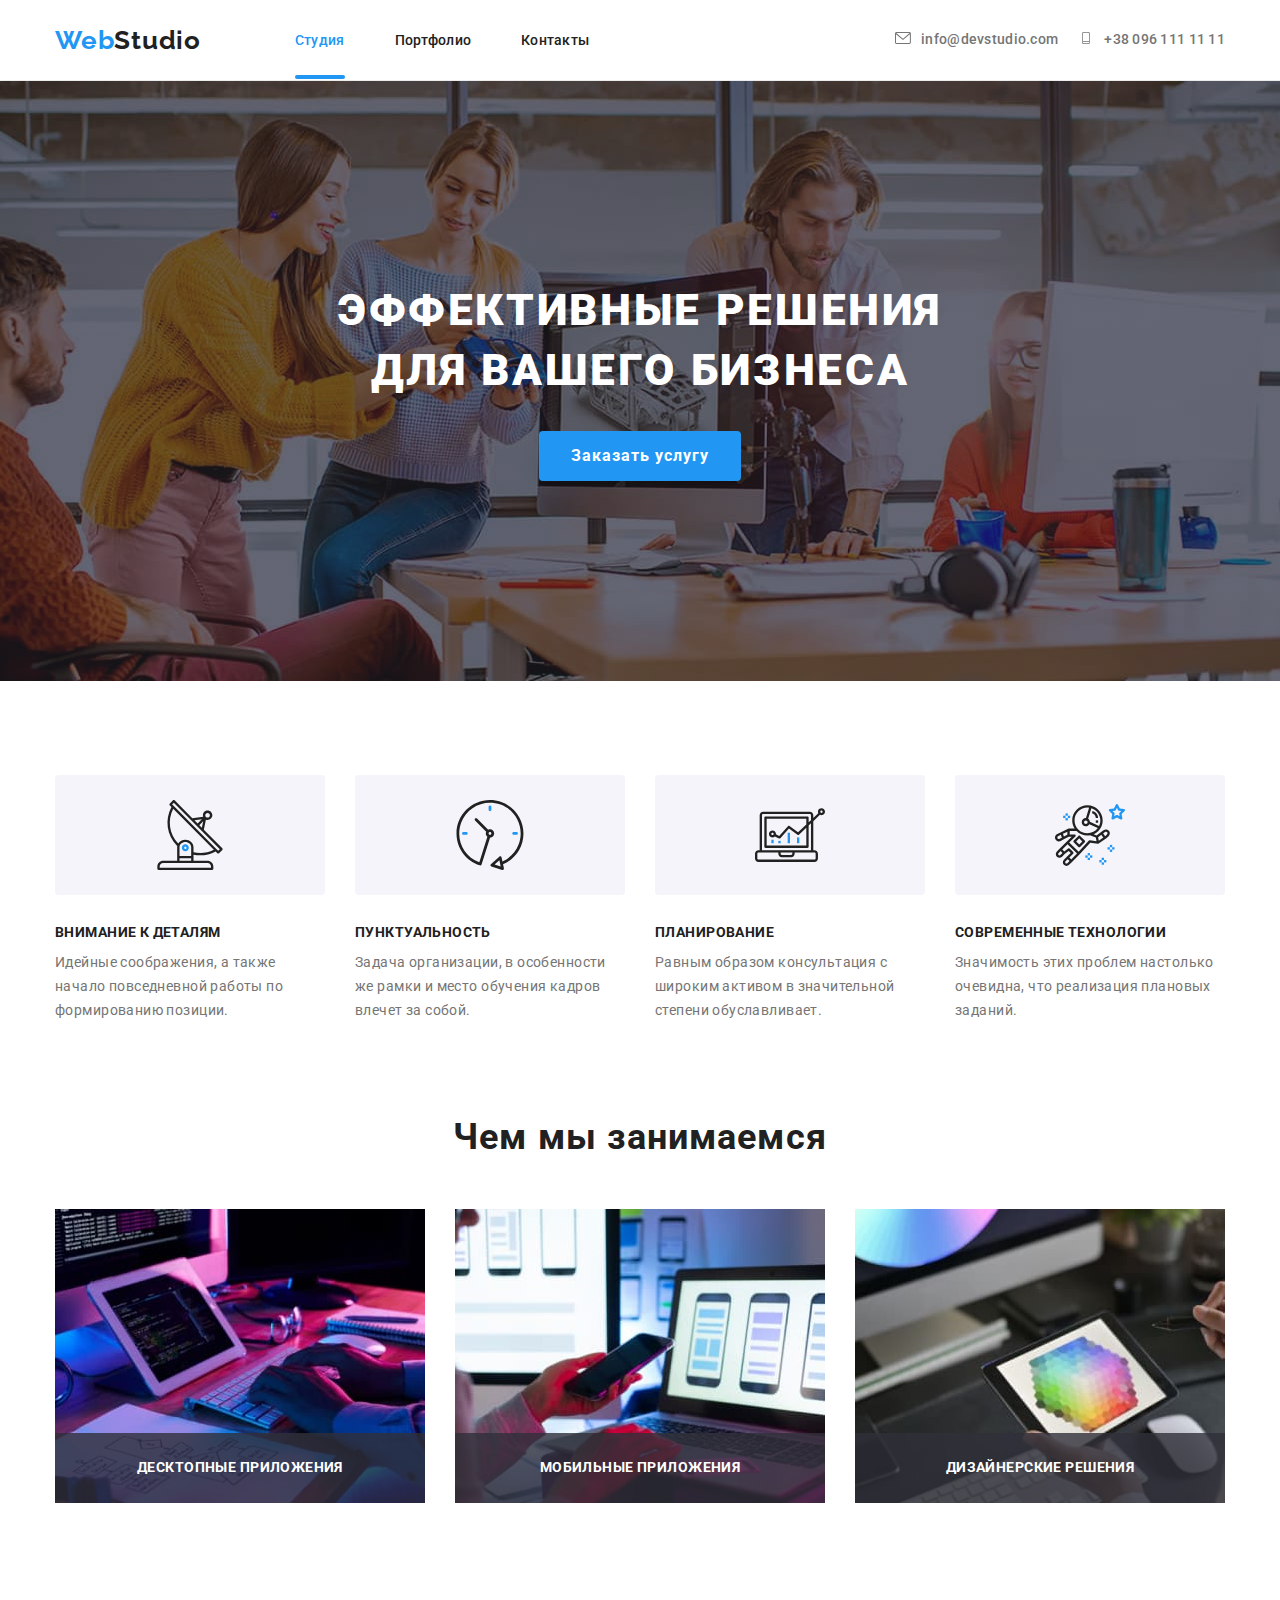
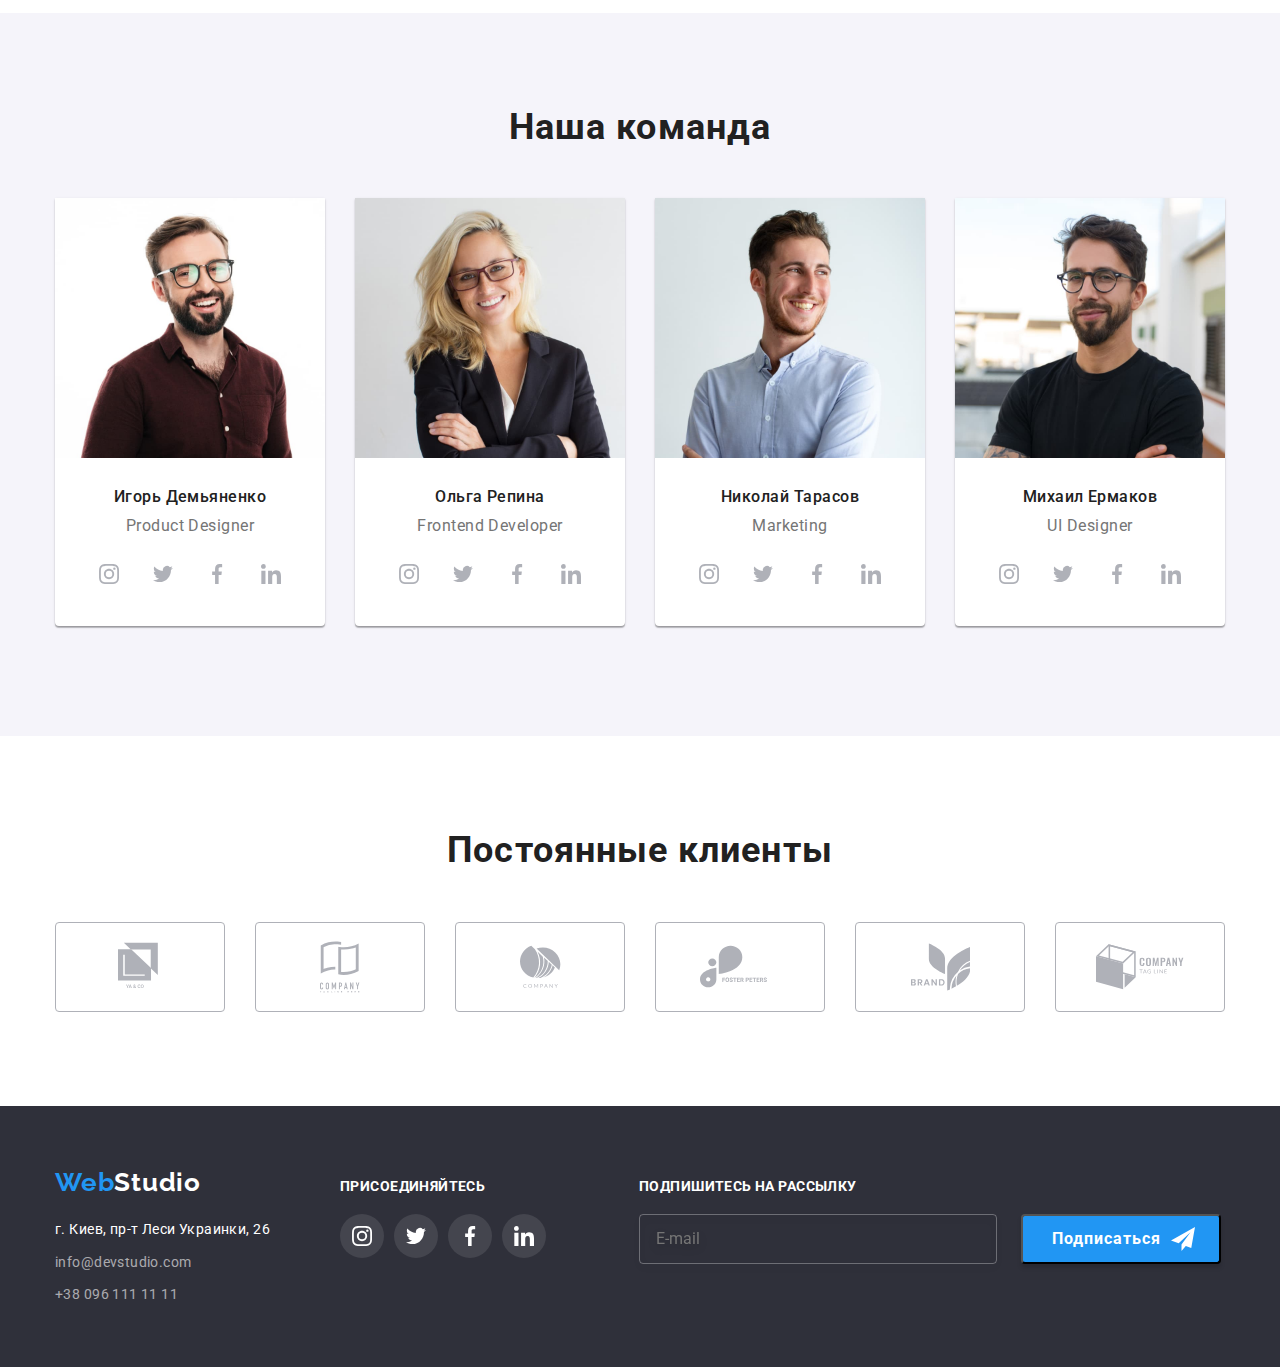
<file: index.html>
<!DOCTYPE html>
<html lang="ru">
  <head>
    <link
      rel="stylesheet"
      href="https://cdnjs.cloudflare.com/ajax/libs/modern-normalize/1.0.0/modern-normalize.min.css"
    />
    <link rel="preconnect" href="https://fonts.gstatic.com" />
    <link
      rel="stylesheet"
      href="https://fonts.googleapis.com/css2?family=Raleway:wght@700&family=Roboto:wght@400;500;700;900&display=swap"
    />
    <link rel="stylesheet" href="./css/main.min.css" />
    <meta charset="UTF-8" />
    <meta name="viewport" content="width=device-width, initial-scale=1.0" />
    <title>Document</title>
  </head>

  <body>
    <header class="page-header">
      <div class="container main-nav">
        <a href="./index.html" class="page-header__logo">
          <span class="page-header__logo--start">Web</span
          ><span class="page-header__logo--finish">Studio</span>
        </a>

        <nav>
          <ul class="site-nav">
            <li class="site-nav__item studio">
              <a href="" class="site-nav__link site-nav__link--current"
                >Студия</a
              >
            </li>
            <li class="site-nav__item">
              <a href="./portfolio.html" class="site-nav__link">Портфолио</a>
            </li>
            <li class="site-nav__item">
              <a href="" class="site-nav__link">Контакты</a>
            </li>
          </ul>
        </nav>

        <ul class="contacts-nav">
          <li class="contacts-nav__item">
            <a href="mailto:info@devstudio.com" class="contacts-nav__link"
              ><svg class="mail" width="16" height="12">
                <use href="./images/symbol-defs.svg#icon-mail"></use></svg
              >info@devstudio.com</a
            >
          </li>
          <li class="contacts-nav__item">
            <a href="tel:+380961111111" class="contacts-nav__link"
              ><svg class="phone" width="16" height="12">
                <use href="./images/symbol-defs.svg#icon-phone"></use></svg
              >+38 096 111 11 11</a
            >
          </li>
        </ul>
      </div>
    </header>

    <main>
      <section class="section-hero">
        <h1 class="section-hero__title">
          ЭФФЕКТИВНЫЕ РЕШЕНИЯ ДЛЯ ВАШЕГО БИЗНЕСА
        </h1>
        <button class="section-hero__button" data-modal-open type="button">
          Заказать услугу
        </button>

        <div class="backdrop is-hidden" data-modal>
          <div class="modal">
            <form>
              <h2 class="modal__title">
                Оставьте свои данные, мы вам перезвоним
              </h2>
              <div class="modal-form">
                <label class="modal-form__label" for="name">Имя</label>
                <input
                  class="modal-form__input"
                  type="text"
                  name="name"
                  id="name"
                />
                <span class="modal-form__icon"
                  ><svg width="18" height="18">
                    <use href="./images/sprite2.svg#icon-iconname"></use></svg
                ></span>
              </div>

              <div class="modal-form">
                <label class="modal-form__label" for="tel">Телефон</label>
                <input
                  class="modal-form__input"
                  type="tel"
                  name="tel"
                  id="tel"
                />
                <span class="modal-form__icon"
                  ><svg width="18" height="18">
                    <use href="./images/sprite2.svg#icon-icontel"></use></svg
                ></span>
              </div>

              <div class="modal-form">
                <label class="modal-form__label" for="email">Почта</label>
                <input
                  class="modal-form__input"
                  type="email"
                  name="email"
                  id="email"
                />
                <span class="modal-form__icon"
                  ><svg width="18" height="18">
                    <use href="./images/sprite2.svg#icon-iconmail"></use></svg
                ></span>
              </div>

              <div class="modal-form">
                <label class="modal-form__label" for="comment"
                  >Комментарий</label
                >
                <textarea
                  class="modal-form__comment"
                  name="comment"
                  id="comment"
                  rows="8"
                  placeholder="Введите текст"
                ></textarea>
              </div>

              <div class="checkbox">
                <label class="checkbox__label">
                  <input
                    class="checkbox__input"
                    type="checkbox"
                    name="policy"
                  />
                  <span class="checkbox__icon"></span>
                  Соглашаюсь с рассылкой и принимаю<span
                    ><a class="agreement" href="">Условия договора</a></span
                  >
                </label>
              </div>

              <button class="modal-button" type="submit">Отправить</button>
            </form>

            <button class="close-modal" data-modal-close type="button">
              <svg width="18" height="18">
                <use href="./images/sprite2.svg#icon-closeicon"></use>
              </svg>
            </button>
          </div>
        </div>
      </section>

      <section class="section-first">
        <div class="container">
          <ul class="section-first__futures">
            <li class="section-first__list">
              <div class="section-first__box"></div>
              <h3 class="section-first__title">Внимание к деталям</h3>
              <p class="section-first__text">
                Идейные соображения, а также начало повседневной работы по
                формированию позиции.
              </p>
            </li>
            <li class="section-first__list">
              <div class="section-first__box"></div>
              <h3 class="section-first__title">Пунктуальность</h3>
              <p class="section-first__text">
                Задача организации, в особенности же рамки и место обучения
                кадров влечет за собой.
              </p>
            </li>
            <li class="section-first__list">
              <div class="section-first__box"></div>
              <h3 class="section-first__title">Планирование</h3>
              <p class="section-first__text">
                Равным образом консультация с широким активом в значительной
                степени обуславливает.
              </p>
            </li>
            <li class="section-first__list">
              <div class="section-first__box"></div>
              <h3 class="section-first__title">Современные технологии</h3>
              <p class="section-first__text">
                Значимость этих проблем настолько очевидна, что реализация
                плановых заданий.
              </p>
            </li>
          </ul>
        </div>
      </section>

      <section class="section-second">
        <div class="container">
          <h2 class="section-second__title">Чем мы занимаемся</h2>
          <ul class="section-second__foto">
            <li class="section-second__list">
              <div class="product">
                <p class="product__text">Десктопные приложения</p>
                <img src="./images/img1.jpg" width="370" alt="десктопы" />
              </div>
            </li>

            <li class="section-second__list">
              <div class="product">
                <p class="product__text">Мобильные приложения</p>
                <img src="./images/img2.jpg" width="370" alt="мобильные" />
              </div>
            </li>

            <li class="section-second__list">
              <div class="product">
                <p class="product__text">Дизайнерские решения</p>
                <img src="./images/img3.jpg" width="370" alt="дизайн" />
              </div>
            </li>
          </ul>
        </div>
      </section>

      <section class="section-third">
        <div class="container">
          <h2 class="section-third__title">Наша команда</h2>
          <ul class="section-third__team">
            <li class="section-third__list">
              <img
                src="./images/ИгорьДемьяненко.jpg"
                width="270"
                alt="Игорь Демьяненко"
              />
              <h3 class="section-third__name-title">Игорь Демьяненко</h3>
              <p class="section-third__text-title">Product Designer</p>
              <ul class="social-networks">
                <li class="social-networks__item">
                  <a class="network-list" href=""
                    ><svg width="20" height="20">
                      <use
                        href="./images/symbol-defs.svg#icon-instagram"
                      ></use></svg
                  ></a>
                </li>
                <li class="social-networks__item">
                  <a class="network-list" href=""
                    ><svg width="20" height="20">
                      <use
                        href="./images/symbol-defs.svg#icon-twitter"
                      ></use></svg
                  ></a>
                </li>
                <li class="social-networks__item">
                  <a class="network-list" href=""
                    ><svg width="20" height="20">
                      <use
                        href="./images/symbol-defs.svg#icon-facebook"
                      ></use></svg
                  ></a>
                </li>
                <li class="social-networks__item">
                  <a class="network-list" href=""
                    ><svg width="20" height="20">
                      <use
                        href="./images/symbol-defs.svg#icon-linkedin"
                      ></use></svg
                  ></a>
                </li>
              </ul>
            </li>
            <li class="section-third__list">
              <img
                src="./images/ОльгаРепина.jpg"
                width="270"
                alt="Ольга Репина"
              />
              <h3 class="section-third__name-title">Ольга Репина</h3>
              <p class="section-third__text-title">Frontend Developer</p>
              <ul class="social-networks">
                <li class="social-networks__item">
                  <a class="network-list" href=""
                    ><svg width="20" height="20">
                      <use
                        href="./images/symbol-defs.svg#icon-instagram"
                      ></use></svg
                  ></a>
                </li>
                <li class="social-networks__item">
                  <a class="network-list" href=""
                    ><svg width="20" height="20">
                      <use
                        href="./images/symbol-defs.svg#icon-twitter"
                      ></use></svg
                  ></a>
                </li>
                <li class="social-networks__item">
                  <a class="network-list" href=""
                    ><svg width="20" height="20">
                      <use
                        href="./images/symbol-defs.svg#icon-facebook"
                      ></use></svg
                  ></a>
                </li>
                <li class="social-networks__item">
                  <a class="network-list" href=""
                    ><svg width="20" height="20">
                      <use
                        href="./images/symbol-defs.svg#icon-linkedin"
                      ></use></svg
                  ></a>
                </li>
              </ul>
            </li>
            <li class="section-third__list">
              <img
                src="./images/НиколайТарасов.jpg"
                width="270"
                alt="Николай Тарасов"
              />
              <h3 class="section-third__name-title">Николай Тарасов</h3>
              <p class="section-third__text-title">Marketing</p>
              <ul class="social-networks">
                <li class="social-networks__item">
                  <a class="network-list" href=""
                    ><svg width="20" height="20">
                      <use
                        href="./images/symbol-defs.svg#icon-instagram"
                      ></use></svg
                  ></a>
                </li>
                <li class="social-networks__item">
                  <a class="network-list" href=""
                    ><svg width="20" height="20">
                      <use
                        href="./images/symbol-defs.svg#icon-twitter"
                      ></use></svg
                  ></a>
                </li>
                <li class="social-networks__item">
                  <a class="network-list" href=""
                    ><svg width="20" height="20">
                      <use
                        href="./images/symbol-defs.svg#icon-facebook"
                      ></use></svg
                  ></a>
                </li>
                <li class="social-networks__item">
                  <a class="network-list" href=""
                    ><svg width="20" height="20">
                      <use
                        href="./images/symbol-defs.svg#icon-linkedin"
                      ></use></svg
                  ></a>
                </li>
              </ul>
            </li>
            <li class="section-third__list">
              <img
                src="./images/МихаилЕрмаков.jpg"
                width="270"
                alt="Михаил Ермаков"
              />
              <h3 class="section-third__name-title">Михаил Ермаков</h3>
              <p class="section-third__text-title">UI Designer</p>
              <ul class="social-networks">
                <li class="social-networks__item">
                  <a class="network-list" href=""
                    ><svg width="20" height="20">
                      <use
                        href="./images/symbol-defs.svg#icon-instagram"
                      ></use></svg
                  ></a>
                </li>
                <li class="social-networks__item">
                  <a class="network-list" href=""
                    ><svg width="20" height="20">
                      <use
                        href="./images/symbol-defs.svg#icon-twitter"
                      ></use></svg
                  ></a>
                </li>
                <li class="social-networks__item">
                  <a class="network-list" href=""
                    ><svg width="20" height="20">
                      <use
                        href="./images/symbol-defs.svg#icon-facebook"
                      ></use></svg
                  ></a>
                </li>
                <li class="social-networks__item">
                  <a class="network-list" href=""
                    ><svg width="20" height="20">
                      <use
                        href="./images/symbol-defs.svg#icon-linkedin"
                      ></use></svg
                  ></a>
                </li>
              </ul>
            </li>
          </ul>
        </div>
      </section>

      <section class="section-four">
        <div class="container">
          <h2 class="section-four__title">Постоянные клиенты</h2>
          <ul class="section-four__list">
            <li>
              <a class="section-four__link" href=""
                ><svg class="svg" width="44" height="90">
                  <use href="./images/symbol-defs.svg#icon-yako"></use></svg
              ></a>
            </li>
            <li>
              <a class="section-four__link" href=""
                ><svg class="svg" width="40" height="90">
                  <use
                    href="./images/symbol-defs.svg#icon-taglinecompany"
                  ></use></svg
              ></a>
            </li>
            <li>
              <a class="section-four__link" href=""
                ><svg class="svg" width="41" height="90">
                  <use href="./images/symbol-defs.svg#icon-company"></use></svg
              ></a>
            </li>
            <li>
              <a class="section-four__link" href=""
                ><svg class="svg" width="80" height="90">
                  <use href="./images/symbol-defs.svg#icon-foster"></use></svg
              ></a>
            </li>
            <li>
              <a class="section-four__link" href=""
                ><svg class="svg" width="59" height="90">
                  <use href="./images/symbol-defs.svg#icon-brand"></use></svg
              ></a>
            </li>
            <li>
              <a class="section-four__link" href=""
                ><svg class="svg" width="88" height="90">
                  <use href="./images/symbol-defs.svg#icon-tagline"></use></svg
              ></a>
            </li>
          </ul>
        </div>
      </section>
    </main>

    <footer class="footer">
      <div class="container main-footer">
        <div class="footer-first">
          <a href="./index.html" class="footer__logo"
            ><span class="footer__logo--start">Web</span
            ><span class="footer__logo--finish">Studio</span></a
          >

          <address class="address">
            <div class="address-list">г. Киев, пр-т Леси Украинки, 26</div>
            <div class="address-list">
              <a href="mailto:info@devstudio.com" class="address__link"
                >info@devstudio.com</a
              >
            </div>
            <div class="address-list">
              <a href="tel:+380961111111" class="address__link"
                >+38 096 111 11 11</a
              >
            </div>
          </address>
        </div>
        <div class="footer-second">
          <h2 class="footer-second__title">присоединяйтесь</h2>
          <ul class="social-networks">
            <li class="social-networks__item">
              <a class="social-networks__link" href=""
                ><svg width="20" height="20">
                  <use
                    href="./images/symbol-defs.svg#icon-instagram"
                  ></use></svg
              ></a>
            </li>
            <li class="social-networks__item">
              <a class="social-networks__link" href=""
                ><svg width="20" height="20">
                  <use href="./images/symbol-defs.svg#icon-twitter"></use></svg
              ></a>
            </li>
            <li class="social-networks__item">
              <a class="social-networks__link" href=""
                ><svg width="20" height="20">
                  <use href="./images/symbol-defs.svg#icon-facebook"></use></svg
              ></a>
            </li>
            <li class="social-networks__item">
              <a class="social-networks__link" href=""
                ><svg width="20" height="20">
                  <use href="./images/symbol-defs.svg#icon-linkedin"></use></svg
              ></a>
            </li>
          </ul>
        </div>

        <div class="footer-third">
          <form>
            <label for="mail" class="footer-third__label"
              >Подпишитесь на рассылку</label
            >
            <div class="input-button">
              <input
                class="footer-third__input"
                type="email"
                name="email"
                id="mail"
                placeholder="E-mail"
              />
              <button class="footer-third__button" type="submit">
                Подписаться
              </button>
            </div>
          </form>
        </div>
      </div>
    </footer>
    <script src="./js/modal.js" type="module"></script>
    <script src="./js/test.js" type="module"></script>
  </body>
</html>
</file>
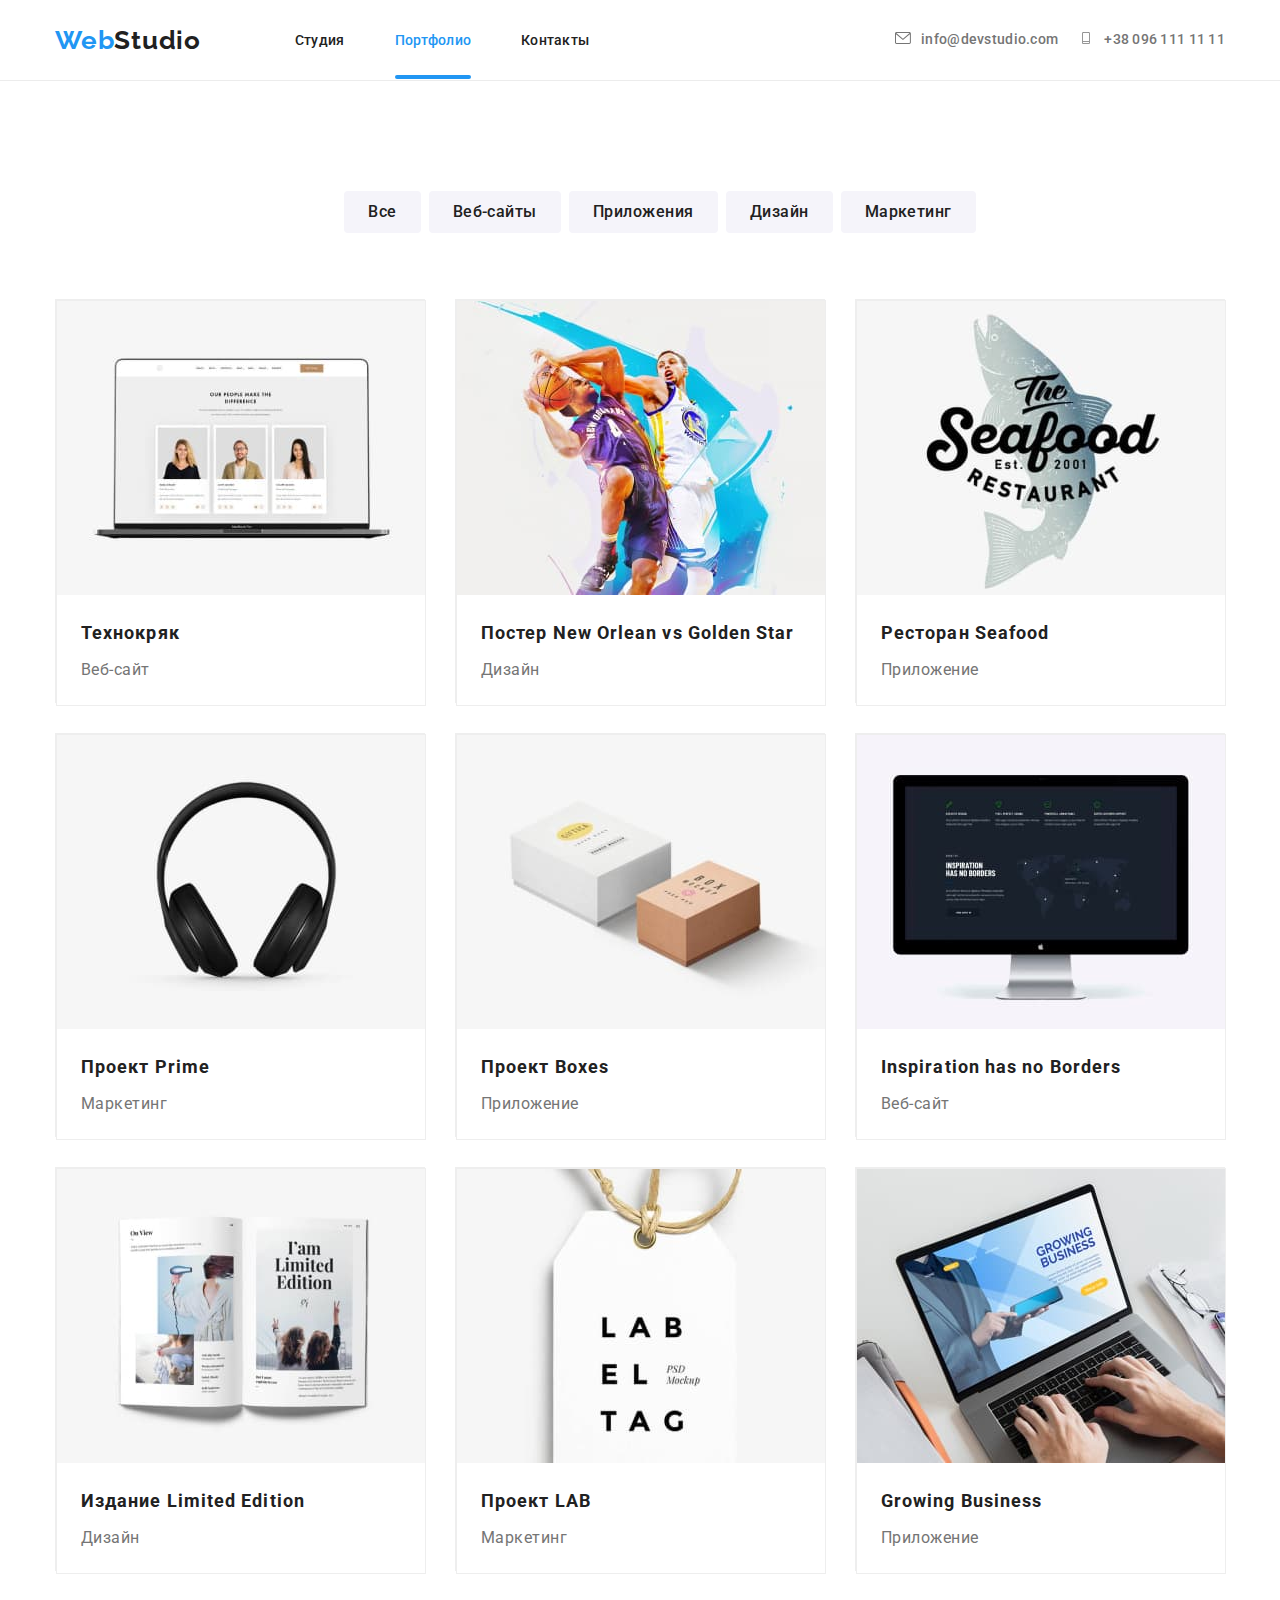
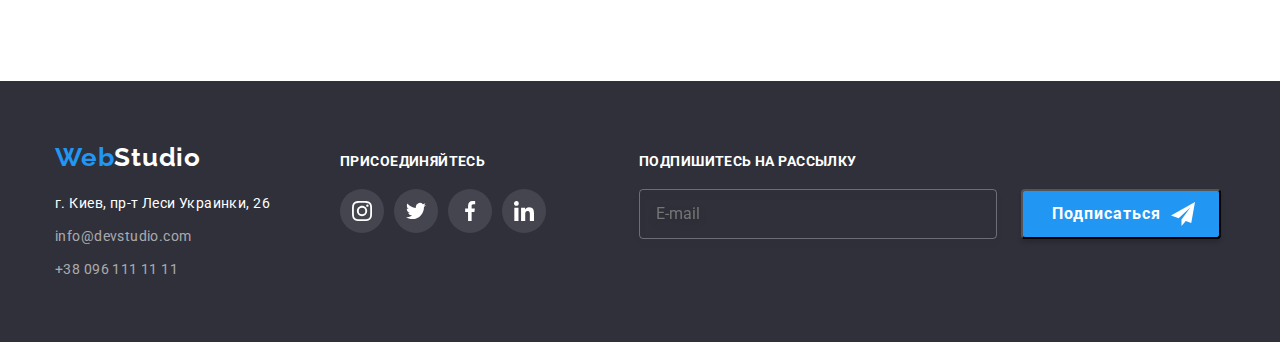
<file: portfolio.html>
<!DOCTYPE html>
<html lang="ru">

<head>
    <link rel="stylesheet" href="https://cdnjs.cloudflare.com/ajax/libs/modern-normalize/1.0.0/modern-normalize.min.css">
    <link rel="preconnect" href="https://fonts.gstatic.com">
    <link rel="stylesheet" href="https://fonts.googleapis.com/css2?family=Raleway:wght@700&family=Roboto:wght@400;500;700;900&display=swap">
    <link rel="stylesheet" href="./css/portfolio.min.css">
    <meta charset="UTF-8">
    <meta name="viewport" content="width=device-width, initial-scale=1.0">
    <title>Document</title>
    
        
</head>

<body>
    <header class="page-header">
        <div class="container main-nav">
            <a href="./index.html" class="page-header__logo">
                <span class="page-header__logo--start">Web</span><span class="page-header__logo--finish">Studio</span>
              </a>
        <nav>
            <ul class="site-nav">
                <li class="site-nav__item"><a href="./index.html" class="site-nav__link">Студия</a></li>
                <li class="site-nav__item portfolio"><a href="" class="site-nav__link site-nav__link--current">Портфолио</a></li>
                <li class="site-nav__item"><a href="" class="site-nav__link">Контакты</a></li>
            </ul>
        </nav>
    
    <ul class="contacts-nav">
        <li class="contacts-nav__item">
    
            <a href="mailto:info@devstudio.com" class="contacts-nav__link"><svg class="mail" width="16" height="12">
                    <use href="./images/symbol-defs.svg#icon-mail"></use>
                </svg>info@devstudio.com</a>
        </li>
        <li class="contacts-nav__item">
            <a href="tel:+380961111111" class="contacts-nav__link"><svg class="phone" width="16" height="12">
                    <use href="./images/symbol-defs.svg#icon-phone"></use>
                </svg>+38 096 111 11 11</a>
        </li>
    
    </ul>
        </div>
    </header>

<main>
 
    <div class="container">
    <section>    

        <div>
            <ul class="button-futures">
                <li class="button-futures__list"><button class="button-futures__button" type="button">Все</button></li>
                <li class="button-futures__list"><button class="button-futures__button" type="button">Веб-сайты</button></li>
                <li class="button-futures__list"><button class="button-futures__button" type="button">Приложения</button></li>
                <li class="button-futures__list"><button class="button-futures__button" type="button">Дизайн</button></li>
                <li class="button-futures__list"><button class="button-futures__button" type="button">Маркетинг</button></li>
            </ul>
        </div>
    


    <ul class="section-futures">
        <li class="section-futures__item">
            
            <a href="" class="section-futures__link"> 
                <div class="pictures">
                <p class="window">Технокряк это современная площадка распространения коронавируса. Компании используют эту платформу для цифрового
                шпионажа и атак на защищённые сервера конкурентов.</p>                               
            <img src="./images/tecknokriak.jpg" width="370" alt="">
            </div>
            <div class="section-futures__div">
                <h2 class="section-futures__title">Технокряк</h2>
            <p class="section-futures__text">Веб-сайт</p>
            </div>
            </a>
            
        </li>
        <li class="section-futures__item">
            <a href="" class="section-futures__link">
                <div class="pictures">
                    <p class="window">Технокряк это современная площадка распространения коронавируса. Компании используют эту платформу
                        для цифрового
                        шпионажа и атак на защищённые сервера конкурентов.</p>
            <img src="./images/poster.jpg" width="370" alt="">
            </div>
            <div class="section-futures__div">
            <h2 class="section-futures__title">Постер New Orlean vs Golden Star</h2>
            <p class="section-futures__text">Дизайн</p>
            </div>
            </a>
        </li>
        <li class="section-futures__item">
            <a href="" class="section-futures__link">
                <div class="pictures">
                    <p class="window">Технокряк это современная площадка распространения коронавируса. Компании используют эту платформу
                        для цифрового
                        шпионажа и атак на защищённые сервера конкурентов.</p>
            <img src="./images/restoran.jpg" width="370" alt="">
            </div>
            <div class="section-futures__div">
            <h2 class="section-futures__title">Ресторан Seafood</h2>
            <p class="section-futures__text">Приложение</p>
            </div>
            </a>
        </li>
        <li class="section-futures__item">
            <a href="" class="section-futures__link">
                <div class="pictures">
                    <p class="window">Технокряк это современная площадка распространения коронавируса. Компании используют эту платформу
                        для цифрового
                        шпионажа и атак на защищённые сервера конкурентов.</p>
            <img src="./images/projectprime.jpg" width="370" alt="">
            </div>
            <div class="section-futures__div">
            <h2 class="section-futures__title">Проект Prime</h2>
            <p class="section-futures__text">Маркетинг</p>
            </div>
            </a>
        </li>
        <li class="section-futures__item">
            <a href="" class="section-futures__link">
                <div class="pictures">
                    <p class="window">Технокряк это современная площадка распространения коронавируса. Компании используют эту платформу
                        для цифрового
                        шпионажа и атак на защищённые сервера конкурентов.</p>
            <img src="./images/projectboxes.jpg" width="370" alt="">
            </div>
            <div class="section-futures__div">
            <h2 class="section-futures__title">Проект Boxes</h2>
            <p class="section-futures__text">Приложение</p>
            </div>
            </a>
        </li>
        <li class="section-futures__item">
            <a href="" class="section-futures__link">
                <div class="pictures">
                    <p class="window">Технокряк это современная площадка распространения коронавируса. Компании используют эту платформу
                        для цифрового
                        шпионажа и атак на защищённые сервера конкурентов.</p>
            <img src="./images/inspiration.jpg" width="370" alt="">
            </div>
            <div class="section-futures__div">
            <h2 class="section-futures__title">Inspiration has no Borders</h2>
            <p class="section-futures__text">Веб-сайт</p>
            </div>
            </a>
        </li>
        <li class="section-futures__item">
            <a href="" class="section-futures__link">
                <div class="pictures">
                    <p class="window">Технокряк это современная площадка распространения коронавируса. Компании используют эту платформу
                        для цифрового
                        шпионажа и атак на защищённые сервера конкурентов.</p>
            <img src="./images/limited.jpg" width="370" alt="">
            </div>
            <div class="section-futures__div">
            <h2 class="section-futures__title">Издание Limited Edition</h2>
            <p class="section-futures__text">Дизайн</p>
            </div>
            </a>
        </li>
        <li class="section-futures__item">
            <a href="" class="section-futures__link">
                <div class="pictures">
                    <p class="window">Технокряк это современная площадка распространения коронавируса. Компании используют эту платформу
                        для цифрового
                        шпионажа и атак на защищённые сервера конкурентов.</p>
            <img src="./images/lab.jpg" width="370" alt="">
            </div>
            <div class="section-futures__div">
            <h2 class="section-futures__title">Проект LAB</h2>
            <p class="section-futures__text">Маркетинг</p>
            </div>
            </a>
        </li>
        <li class="section-futures__item">
            <a href="" class="section-futures__link">
                <div class="pictures">
                    <p class="window">Технокряк это современная площадка распространения коронавируса. Компании используют эту платформу
                        для цифрового
                        шпионажа и атак на защищённые сервера конкурентов.</p>
            <img src="./images/growing.jpg" width="370" alt="">
            </div>
            <div class="section-futures__div">
            <h2 class="section-futures__title">Growing Business</h2>
            <p class="section-futures__text">Приложение</p>
            </div>
            </a>
        </li>
    </ul>
    
</section>
</div>

</main>

<footer class="footer">
    <div class="container  main-footer">

        <div class="footer-first">
            <a href="./index.html" class="footer__logo"
            ><span class="footer__logo--start">Web</span
            ><span class="footer__logo--finish">Studio</span></a>

            <address class="address">
                <div class="address-list">г. Киев, пр-т Леси Украинки, 26</div>
                <div class="address-list"><a href="mailto:info@devstudio.com" class="address__link">info@devstudio.com</a></div>
                <div class="address-list"><a href="tel:+380961111111" class="address__link">+38 096 111 11 11</a></div>
            </address>
        </div>
        
        <div class="footer-second">
            <h2 class="footer-second__title">присоединяйтесь</h2>
            <ul class="social-networks">
              <li class="social-networks__item">
                <a class="social-networks__link" href=""
                  ><svg  width="20" height="20">
                    <use
                      href="./images/symbol-defs.svg#icon-instagram"
                    ></use></svg></a>
              </li>
              <li class="social-networks__item">
                <a class="social-networks__link" href=""
                  ><svg  width="20" height="20">
                    <use href="./images/symbol-defs.svg#icon-twitter"></use></svg></a>
              </li>
              <li class="social-networks__item">
                <a class="social-networks__link" href=""
                  ><svg  width="20" height="20">
                    <use href="./images/symbol-defs.svg#icon-facebook"></use></svg></a>
              </li>
              <li class="social-networks__item">
                <a class="social-networks__link" href=""
                  ><svg  width="20" height="20">
                    <use href="./images/symbol-defs.svg#icon-linkedin"></use></svg></a>
              </li>
            </ul>
          </div>

          <div class="footer-third">
            <form>
              <label for="mail" class="footer-third__label">Подпишитесь на рассылку</label>
              <div class="input-button">
                <input class="footer-third__input" type="email" name="email" id="mail" placeholder="E-mail" />
                <button class="footer-third__button" type="submit">Подписаться</button>
              </div>
            </form>
          </div>
    </div>

</footer>
    </body>

    </html>
</file>
<file: css/main.min.css>
body{background-color:#fff;color:#212121;font-family:Roboto, sans-serif;font-style:normal}img{display:block}a{text-decoration:none}ul{list-style:none}.page-header{background-color:#fff;border-bottom:1px solid #ececec;position:relative}.page-header__logo{font-family:Raleway;font-style:normal;font-weight:700;font-size:26px;line-height:1.19;letter-spacing:0.03em;color:#212121;margin-right:93px}.page-header__logo--start{color:#2196f3}.page-header__logo--finish{color:#212121}.container{width:1200px;padding-left:15px;padding-right:15px;margin-left:auto;margin-right:auto}.main-nav{display:-webkit-box;display:-ms-flexbox;display:flex;-webkit-box-align:center;-ms-flex-align:center;align-items:center;height:80px;-webkit-box-pack:justify;-ms-flex-pack:justify;justify-content:space-between}.site-nav{display:-webkit-box;display:-ms-flexbox;display:flex;padding:0;margin-right:305px;-webkit-box-align:center;-ms-flex-align:center;align-items:center}.site-nav__item:not(:last-child){margin-right:50px}.site-nav__link{font-family:Roboto;font-style:normal;font-weight:500;font-size:14px;line-height:1.14px;letter-spacing:0.02em;color:#212121;height:16px;-webkit-transition:250ms cubic-bezier(0.4, 0, 0.2, 1);transition:250ms cubic-bezier(0.4, 0, 0.2, 1)}.site-nav__link:hover{color:#2196f3}.site-nav__link:focus{color:#2196f3}.site-nav__link--current{color:#2196f3;position:relative}.site-nav__link--current::after{position:absolute;content:'';width:100%;height:4px;border-radius:2px;display:block;left:0;bottom:0;background-repeat:no-repeat;background-color:#2196f3;top:43px}.contacts-nav{display:-webkit-box;display:-ms-flexbox;display:flex;height:16px;padding:0;-webkit-box-align:center;-ms-flex-align:center;align-items:center}.contacts-nav__item:not(:last-child){margin-right:20px}.contacts-nav__link{font-family:Roboto;font-style:normal;font-weight:500;font-size:14px;line-height:1.14px;letter-spacing:0.02em;color:#757575;fill:#757575;-webkit-box-align:center;-ms-flex-align:center;align-items:center;height:16px;display:block;-webkit-transition:250ms cubic-bezier(0.4, 0, 0.2, 1);transition:250ms cubic-bezier(0.4, 0, 0.2, 1)}.contacts-nav__link:hover,.contacts-nav__link:focus{color:#2196f3;fill:#2196f3}.mail{margin-right:10px}.phone{margin-right:10px}.footer{background-color:#2f303a;padding-top:60px;padding-bottom:60px}.footer__logo{font-family:Raleway;font-style:normal;font-weight:700;font-size:26px;line-height:1.19;letter-spacing:0.03em;color:#212121}.footer__logo--start{color:#2196f3}.footer__logo--finish{color:#fff}.address{font-family:Roboto;font-style:normal;font-weight:400;font-size:14px;line-height:1.71;letter-spacing:0.03em;background-color:#2f303a;color:#fff}.address__link{color:rgba(255,255,255,0.6);-webkit-transition:250ms cubic-bezier(0.4, 0, 0.2, 1);transition:250ms cubic-bezier(0.4, 0, 0.2, 1)}.address__link:hover,.address__link:focus{color:#2196f3}.address-list:not(:last-child){margin-bottom:9px}.address-list:first-child{margin-top:20px}.main-footer{display:-webkit-box;display:-ms-flexbox;display:flex;-webkit-box-align:baseline;-ms-flex-align:baseline;align-items:baseline}.footer-first{margin-right:70px}.footer-second{margin-right:93px}.footer-second__title{color:#fff;margin-bottom:20px;font-family:Roboto;font-style:normal;font-weight:bold;font-size:14px;line-height:16px;letter-spacing:0.03em;text-transform:uppercase}.social-networks__link:hover,.social-networks__link:focus{background-color:#2196f3;fill:white}.footer-third{display:-webkit-box;display:-ms-flexbox;display:flex;-webkit-box-pack:justify;-ms-flex-pack:justify;justify-content:space-between;margin-right:0}.footer-third__label{display:block;font-family:Roboto;font-style:normal;font-weight:bold;font-size:14px;line-height:16px;letter-spacing:0.03em;text-transform:uppercase;color:#fff;margin-bottom:20px;cursor:pointer}.footer-third__input{display:inline-block;width:358px;height:50px;border:1px solid rgba(255,255,255,0.3);-webkit-box-sizing:border-box;box-sizing:border-box;-webkit-filter:drop-shadow(0px 4px 4px rgba(0,0,0,0.15));filter:drop-shadow(0px 4px 4px rgba(0,0,0,0.15));border-radius:4px;padding:15px 16px;margin:0;margin-right:24px;background-color:transparent;color:#fff}.footer-third__button{display:-webkit-box;display:-ms-flexbox;display:flex;width:200px;height:50px;background:#2196f3;-webkit-box-shadow:0px 4px 4px rgba(0,0,0,0.15);box-shadow:0px 4px 4px rgba(0,0,0,0.15);border-radius:4px;margin-right:0;font-family:Roboto;font-style:normal;font-weight:bold;font-size:16px;line-height:30px;-webkit-box-align:center;-ms-flex-align:center;align-items:center;text-align:center;padding-left:29px;letter-spacing:0.06em;color:#fff;cursor:pointer}.footer-third__button::after{content:'';background-image:url(../images/iconsend.svg);background-repeat:no-repeat;width:24px;height:24px;margin-left:10px}.input-button{display:-webkit-box;display:-ms-flexbox;display:flex;margin-right:0}.section-hero{background-color:#2f303a;background-image:-webkit-gradient(linear, left top, left bottom, from(rgba(47,48,58,0.4)), to(rgba(47,48,58,0.4))),url(../images/Imghero.jpg);background-image:linear-gradient(to bottom, rgba(47,48,58,0.4), rgba(47,48,58,0.4)),url(../images/Imghero.jpg);background-size:cover;background-position:center;background-repeat:no-repeat;height:600px;display:-webkit-box;display:-ms-flexbox;display:flex;-webkit-box-orient:vertical;-webkit-box-direction:normal;-ms-flex-direction:column;flex-direction:column;-webkit-box-align:center;-ms-flex-align:center;align-items:center;-webkit-box-pack:center;-ms-flex-pack:center;justify-content:center;margin:0 auto}.section-hero__title{width:696px;height:120px;font-family:Roboto;font-style:normal;font-weight:900;font-size:44px;line-height:1.36;text-align:center;letter-spacing:0.06em;text-transform:uppercase;color:#fff;margin-top:0;margin-bottom:30px;margin-left:auto;margin-right:auto}.section-hero__button{height:50px;margin-top:0;margin-left:auto;margin-right:auto;padding-top:10px;padding-bottom:10px;padding-right:32px;padding-left:32px;border-radius:4px;border:transparent;font-family:Roboto;font-style:normal;font-weight:700;font-size:16px;line-height:1.87;display:-webkit-box;display:-ms-flexbox;display:flex;-webkit-box-align:center;-ms-flex-align:center;align-items:center;text-align:center;letter-spacing:0.06em;background-color:#2196f3;color:#fff;-webkit-box-shadow:0px 4px 4px rgba(0,0,0,0.15);box-shadow:0px 4px 4px rgba(0,0,0,0.15);cursor:pointer}.backdrop{position:fixed;width:100%;height:100%;left:0px;top:0px;background:rgba(0,0,0,0.2);z-index:1}.is-hidden{opacity:0;pointer-events:none}.modal{position:absolute;width:528px;height:581px;left:50%;top:50%;-webkit-transform:translate(-50%, -50%);transform:translate(-50%, -50%);background-color:#fff;-webkit-box-shadow:0px 1px 3px rgba(0,0,0,0.12),0px 1px 1px rgba(0,0,0,0.14),0px 2px 1px rgba(0,0,0,0.2);box-shadow:0px 1px 3px rgba(0,0,0,0.12),0px 1px 1px rgba(0,0,0,0.14),0px 2px 1px rgba(0,0,0,0.2);border-radius:4px;padding:40px}.modal__title{font-family:Roboto;font-style:normal;font-weight:bold;font-size:20px;line-height:23px;text-align:center;letter-spacing:0.03em;color:#212121;margin-bottom:12px}.close-modal{position:absolute;width:30px;height:30px;top:8px;right:8px;cursor:pointer;background-color:#fff;border:1px solid rgba(0,0,0,0.1);-webkit-box-align:center;-ms-flex-align:center;align-items:center;border-radius:50%;-webkit-transition:250ms cubic-bezier(0.4, 0, 0.2, 1);transition:250ms cubic-bezier(0.4, 0, 0.2, 1);display:-webkit-box;display:-ms-flexbox;display:flex;-ms-flex-line-pack:center;align-content:center;-webkit-box-pack:center;-ms-flex-pack:center;justify-content:center}.close-modal:hover,.close-modal:focus{fill:#2196f3}.modal-form{display:-webkit-box;display:-ms-flexbox;display:flex;-webkit-box-orient:vertical;-webkit-box-direction:normal;-ms-flex-direction:column;flex-direction:column;position:relative}.modal-form:not(:nth-of-type(4)){margin-bottom:10px}.modal-form__label{margin-bottom:4px;font-family:Roboto;font-style:normal;font-weight:normal;font-size:12px;line-height:14px;letter-spacing:0.01em;color:#757575}.modal-form__input{margin:0;padding:0;padding-left:42px;width:100%;height:40px;border:1px solid rgba(33,33,33,0.2);border-radius:4px;cursor:pointer;-webkit-transition:250ms cubic-bezier(0.4, 0, 0.2, 1);transition:250ms cubic-bezier(0.4, 0, 0.2, 1)}.modal-form__icon{position:absolute;top:50%;left:14px;display:inline-block;-webkit-transition:250ms cubic-bezier(0.4, 0, 0.2, 1);transition:250ms cubic-bezier(0.4, 0, 0.2, 1)}.modal-form__comment{padding:12px 16px;width:100%;height:120px;left:576px;top:518px;border:1px solid rgba(33,33,33,0.2);border-radius:4px;resize:none;cursor:pointer;-webkit-transition:250ms cubic-bezier(0.4, 0, 0.2, 1);transition:250ms cubic-bezier(0.4, 0, 0.2, 1)}.modal-form__comment:hover{border:1px solid #2196f3}.modal-form__comment:focus{border:1px solid #2196f3;outline:#2196f3}.modal-form__input:focus+.modal-form__icon{fill:#2196f3}.modal-form__input:hover+.modal-form__icon{fill:#2196f3}.modal-form__input:hover{border:1px solid #2196f3}.modal-form__input:focus{border:1px solid #2196f3;outline:#2196f3}.checkbox{margin-top:20px;margin-bottom:30px}.checkbox__label{font-family:Roboto;font-style:normal;font-weight:normal;font-size:14px;line-height:24px;letter-spacing:0.03em;color:#757575;display:-webkit-box;display:-ms-flexbox;display:flex;-webkit-box-align:center;-ms-flex-align:center;align-items:center;margin-left:13px}.checkbox__input{-webkit-appearance:none;-moz-appearance:none;appearance:none;position:absolute}.checkbox__icon{display:inline-block;width:16px;height:15px;border:2px solid black;margin-right:7px}.checkbox__input:checked+.checkbox__icon{background-color:#2196f3;border-color:#2196f3;background-image:url(../images/iconcheck.svg);background-size:contain;background-repeat:no-repeat;background-origin:border-box;display:inline-block}.agreement{margin-left:5px;text-decoration:underline;color:#2196f3}.modal-button{display:block;width:200px;height:50px;color:#fff;font-family:Roboto;font-style:normal;font-weight:bold;font-size:16px;line-height:30px;-webkit-box-align:center;-ms-flex-align:center;align-items:center;text-align:center;letter-spacing:0.06em;background:#188ce8;-webkit-box-shadow:0px 4px 4px rgba(0,0,0,0.15);box-shadow:0px 4px 4px rgba(0,0,0,0.15);border-radius:4px;cursor:pointer;margin-left:auto;margin-right:auto}.social-networks{display:-webkit-box;display:-ms-flexbox;display:flex;width:206px;height:44px;-webkit-box-pack:justify;-ms-flex-pack:justify;justify-content:space-between;-webkit-box-align:center;-ms-flex-align:center;align-items:center;padding-left:0;margin-left:auto;margin-right:auto}.social-networks__item{display:block;width:44px;height:44px;background:rgba(255,255,255,0.1);border-radius:50%}.social-networks__link{display:-webkit-box;display:-ms-flexbox;display:flex;width:44px;height:44px;border-radius:50%;-webkit-box-align:center;-ms-flex-align:center;align-items:center;-webkit-box-pack:center;-ms-flex-pack:center;justify-content:center;fill:white;-webkit-transition:250ms cubic-bezier(0.4, 0, 0.2, 1);transition:250ms cubic-bezier(0.4, 0, 0.2, 1)}.section-first{background-color:#fff;padding-top:94px;padding-bottom:94px}.section-first__futures{display:-webkit-box;display:-ms-flexbox;display:flex;padding-left:0;margin-top:0;margin-bottom:0}.section-first__title{margin-top:0;margin-bottom:10px;font-family:Roboto;font-style:normal;font-weight:700;font-size:14px;line-height:1.14;letter-spacing:0.03em;text-transform:uppercase}.section-first__text{margin-top:0;margin-bottom:0;font-family:Roboto;font-style:normal;font-weight:400;font-size:14px;line-height:1.71;letter-spacing:0.03em;color:#757575}.section-first__list:not(:last-child){margin-right:30px}.section-first__box{width:270px;height:120px;background:#f5f4fa;border:1px solid transparent;border-radius:4px;margin-bottom:30px;display:-webkit-box;display:-ms-flexbox;display:flex;background-position:center;background-repeat:no-repeat}.section-first__list:nth-child(1) .section-first__box{background-image:url(../images/v1.svg)}.section-first__list:nth-child(2) .section-first__box{background-image:url(../images/v2.svg)}.section-first__list:nth-child(3) .section-first__box{background-image:url(../images/v3.svg)}.section-first__list:nth-child(4) .section-first__box{background-image:url(../images/v4.svg)}.section-second{background-color:#fff;padding-bottom:94px}.section-second__title{font-family:Roboto;font-style:normal;font-weight:700;font-size:36px;line-height:1.16;text-align:center;letter-spacing:0.03em;margin-top:0;margin-bottom:50px;margin-left:auto;margin-right:auto;padding-bottom:0}.section-second__foto{display:-webkit-box;display:-ms-flexbox;display:flex;-webkit-box-pack:justify;-ms-flex-pack:justify;justify-content:space-between;padding-left:0}.section-second__list:not(:last-child){margin-right:30px}.product{position:relative}.product__text{font-family:Roboto;font-style:normal;font-weight:700;font-size:14px;line-height:1.14;text-align:center;letter-spacing:0.03em;text-transform:uppercase;bottom:0;margin:0;padding-top:27px;padding-bottom:27px;left:0;right:0;color:#ffffff;position:absolute;background:rgba(47,48,58,0.8)}.section-third{background:#f5f4fa;padding-top:94px;padding-bottom:94px}.section-third__title{font-family:Roboto;font-style:normal;font-weight:700;font-size:36px;line-height:1.16;text-align:center;letter-spacing:0.03em;margin-top:0;margin-bottom:50px;margin-left:auto;margin-right:auto}.section-third__team{display:-webkit-box;display:-ms-flexbox;display:flex;padding-left:0;-webkit-box-pack:justify;-ms-flex-pack:justify;justify-content:space-between}.section-third__list{-webkit-box-shadow:0px 1px 3px rgba(0,0,0,0.12),0px 1px 1px rgba(0,0,0,0.14),0px 2px 1px rgba(0,0,0,0.2);box-shadow:0px 1px 3px rgba(0,0,0,0.12),0px 1px 1px rgba(0,0,0,0.14),0px 2px 1px rgba(0,0,0,0.2);border-radius:0px 0px 4px 4px;background:#ffffff;height:428px}.section-third__list:not(:last-child){margin-right:30px}.section-third__name-title{font-family:Roboto;font-style:normal;font-weight:500;font-size:16px;line-height:1.18;text-align:center;letter-spacing:0.03em;margin-bottom:10px;margin-top:30px}.section-third__text-title{font-family:Roboto;font-style:normal;font-weight:400;font-size:16px;line-height:1.18;text-align:center;letter-spacing:0.03em;color:#757575;margin-top:0;margin-bottom:16px}.network-list{display:-webkit-box;display:-ms-flexbox;display:flex;width:44px;height:44px;border-radius:50%;-webkit-box-align:center;-ms-flex-align:center;align-items:center;-webkit-box-pack:center;-ms-flex-pack:center;justify-content:center;fill:#afb1b8;-webkit-transition:250ms cubic-bezier(0.4, 0, 0.2, 1);transition:250ms cubic-bezier(0.4, 0, 0.2, 1)}.network-list:hover,.network-list:focus{background-color:#2196f3;fill:white}.section-four{background-color:#fff;padding-top:94px;padding-bottom:94px}.section-four__title{font-family:Roboto;font-style:normal;font-weight:700;font-size:36px;line-height:1.16;text-align:center;letter-spacing:0.03em;margin-top:0;margin-bottom:50px;margin-left:auto;margin-right:auto}.section-four__list{margin:0;padding:0;display:-webkit-box;display:-ms-flexbox;display:flex;-webkit-box-pack:justify;-ms-flex-pack:justify;justify-content:space-between}.section-four__link{display:-webkit-box;display:-ms-flexbox;display:flex;width:170px;height:90px;border:1px solid #afb1b8;border-radius:4px;cursor:pointer;-webkit-box-align:center;-ms-flex-align:center;align-items:center;-webkit-box-pack:center;-ms-flex-pack:center;justify-content:center;fill:#afb1b8;-webkit-transition:250ms cubic-bezier(0.4, 0, 0.2, 1);transition:250ms cubic-bezier(0.4, 0, 0.2, 1)}.section-four__link:hover,.section-four__link:focus{fill:#2196f3;border-color:#2196f3}
/*# sourceMappingURL=main.min.css.map */
</file>
<file: css/portfolio.min.css>
body{background-color:#fff;color:#212121;font-family:Roboto, sans-serif;font-style:normal}img{display:block}a{text-decoration:none}ul{list-style:none}.page-header{background-color:#fff;border-bottom:1px solid #ececec;position:relative}.page-header__logo{font-family:Raleway;font-style:normal;font-weight:700;font-size:26px;line-height:1.19;letter-spacing:0.03em;color:#212121;margin-right:93px}.page-header__logo--start{color:#2196f3}.page-header__logo--finish{color:#212121}.container{width:1200px;padding-left:15px;padding-right:15px;margin-left:auto;margin-right:auto}.main-nav{display:-webkit-box;display:-ms-flexbox;display:flex;-webkit-box-align:center;-ms-flex-align:center;align-items:center;height:80px;-webkit-box-pack:justify;-ms-flex-pack:justify;justify-content:space-between}.site-nav{display:-webkit-box;display:-ms-flexbox;display:flex;padding:0;margin-right:305px;-webkit-box-align:center;-ms-flex-align:center;align-items:center}.site-nav__item:not(:last-child){margin-right:50px}.site-nav__link{font-family:Roboto;font-style:normal;font-weight:500;font-size:14px;line-height:1.14px;letter-spacing:0.02em;color:#212121;height:16px;-webkit-transition:250ms cubic-bezier(0.4, 0, 0.2, 1);transition:250ms cubic-bezier(0.4, 0, 0.2, 1)}.site-nav__link:hover{color:#2196f3}.site-nav__link:focus{color:#2196f3}.site-nav__link--current{color:#2196f3;position:relative}.site-nav__link--current::after{position:absolute;content:'';width:100%;height:4px;border-radius:2px;display:block;left:0;bottom:0;background-repeat:no-repeat;background-color:#2196f3;top:43px}.contacts-nav{display:-webkit-box;display:-ms-flexbox;display:flex;height:16px;padding:0;-webkit-box-align:center;-ms-flex-align:center;align-items:center}.contacts-nav__item:not(:last-child){margin-right:20px}.contacts-nav__link{font-family:Roboto;font-style:normal;font-weight:500;font-size:14px;line-height:1.14px;letter-spacing:0.02em;color:#757575;fill:#757575;-webkit-box-align:center;-ms-flex-align:center;align-items:center;height:16px;display:block;-webkit-transition:250ms cubic-bezier(0.4, 0, 0.2, 1);transition:250ms cubic-bezier(0.4, 0, 0.2, 1)}.contacts-nav__link:hover,.contacts-nav__link:focus{color:#2196f3;fill:#2196f3}.mail{margin-right:10px}.phone{margin-right:10px}.footer{background-color:#2f303a;padding-top:60px;padding-bottom:60px}.footer__logo{font-family:Raleway;font-style:normal;font-weight:700;font-size:26px;line-height:1.19;letter-spacing:0.03em;color:#212121}.footer__logo--start{color:#2196f3}.footer__logo--finish{color:#fff}.address{font-family:Roboto;font-style:normal;font-weight:400;font-size:14px;line-height:1.71;letter-spacing:0.03em;background-color:#2f303a;color:#fff}.address__link{color:rgba(255,255,255,0.6);-webkit-transition:250ms cubic-bezier(0.4, 0, 0.2, 1);transition:250ms cubic-bezier(0.4, 0, 0.2, 1)}.address__link:hover,.address__link:focus{color:#2196f3}.address-list:not(:last-child){margin-bottom:9px}.address-list:first-child{margin-top:20px}.main-footer{display:-webkit-box;display:-ms-flexbox;display:flex;-webkit-box-align:baseline;-ms-flex-align:baseline;align-items:baseline}.footer-first{margin-right:70px}.footer-second{margin-right:93px}.footer-second__title{color:#fff;margin-bottom:20px;font-family:Roboto;font-style:normal;font-weight:bold;font-size:14px;line-height:16px;letter-spacing:0.03em;text-transform:uppercase}.social-networks__link:hover,.social-networks__link:focus{background-color:#2196f3;fill:white}.footer-third{display:-webkit-box;display:-ms-flexbox;display:flex;-webkit-box-pack:justify;-ms-flex-pack:justify;justify-content:space-between;margin-right:0}.footer-third__label{display:block;font-family:Roboto;font-style:normal;font-weight:bold;font-size:14px;line-height:16px;letter-spacing:0.03em;text-transform:uppercase;color:#fff;margin-bottom:20px;cursor:pointer}.footer-third__input{display:inline-block;width:358px;height:50px;border:1px solid rgba(255,255,255,0.3);-webkit-box-sizing:border-box;box-sizing:border-box;-webkit-filter:drop-shadow(0px 4px 4px rgba(0,0,0,0.15));filter:drop-shadow(0px 4px 4px rgba(0,0,0,0.15));border-radius:4px;padding:15px 16px;margin:0;margin-right:24px;background-color:transparent;color:#fff}.footer-third__button{display:-webkit-box;display:-ms-flexbox;display:flex;width:200px;height:50px;background:#2196f3;-webkit-box-shadow:0px 4px 4px rgba(0,0,0,0.15);box-shadow:0px 4px 4px rgba(0,0,0,0.15);border-radius:4px;margin-right:0;font-family:Roboto;font-style:normal;font-weight:bold;font-size:16px;line-height:30px;-webkit-box-align:center;-ms-flex-align:center;align-items:center;text-align:center;padding-left:29px;letter-spacing:0.06em;color:#fff;cursor:pointer}.footer-third__button::after{content:'';background-image:url(../images/iconsend.svg);background-repeat:no-repeat;width:24px;height:24px;margin-left:10px}.input-button{display:-webkit-box;display:-ms-flexbox;display:flex;margin-right:0}.social-networks{display:-webkit-box;display:-ms-flexbox;display:flex;width:206px;height:44px;-webkit-box-pack:justify;-ms-flex-pack:justify;justify-content:space-between;-webkit-box-align:center;-ms-flex-align:center;align-items:center;padding-left:0;margin-left:auto;margin-right:auto}.social-networks__item{display:block;width:44px;height:44px;background:rgba(255,255,255,0.1);border-radius:50%}.social-networks__link{display:-webkit-box;display:-ms-flexbox;display:flex;width:44px;height:44px;border-radius:50%;-webkit-box-align:center;-ms-flex-align:center;align-items:center;-webkit-box-pack:center;-ms-flex-pack:center;justify-content:center;fill:white;-webkit-transition:250ms cubic-bezier(0.4, 0, 0.2, 1);transition:250ms cubic-bezier(0.4, 0, 0.2, 1)}.button-futures{display:-webkit-box;display:-ms-flexbox;display:flex;-webkit-box-pack:center;-ms-flex-pack:center;justify-content:center;-webkit-box-align:center;-ms-flex-align:center;align-items:center;padding-top:94px;padding-bottom:50px}.button-futures__button{font-family:Roboto;font-style:normal;font-weight:500;font-size:16px;line-height:1.62;text-align:center;letter-spacing:0.03em;background-color:#f5f4fa;color:#212121;border-radius:4px;border-color:transparent;padding-top:6px;padding-bottom:6px;padding-left:22px;padding-right:22px;cursor:pointer;-webkit-transition:250ms cubic-bezier(0.4, 0, 0.2, 1);transition:250ms cubic-bezier(0.4, 0, 0.2, 1)}.button-futures__button:focus{background-color:#2196f3;color:#fff;-webkit-box-shadow:0px 3px 1px rgba(0,0,0,0.1),0px 1px 2px rgba(0,0,0,0.08),0px 2px 2px rgba(0,0,0,0.12);box-shadow:0px 3px 1px rgba(0,0,0,0.1),0px 1px 2px rgba(0,0,0,0.08),0px 2px 2px rgba(0,0,0,0.12);border-radius:4px}.button-futures__button:hover{background-color:#2196f3;color:#fff;-webkit-box-shadow:0px 3px 1px rgba(0,0,0,0.1),0px 1px 2px rgba(0,0,0,0.08),0px 2px 2px rgba(0,0,0,0.12);box-shadow:0px 3px 1px rgba(0,0,0,0.1),0px 1px 2px rgba(0,0,0,0.08),0px 2px 2px rgba(0,0,0,0.12);border-radius:4px}.button-futures__list:not(:last-child){margin-right:8px}.window{position:absolute;bottom:-100%;width:100%;height:100%;padding-top:63px;padding-bottom:63px;padding-left:24px;padding-right:24px;margin:0;font-family:Roboto;font-style:normal;font-weight:normal;font-size:18px;line-height:1.55;letter-spacing:0.03em;color:#fff;background:rgba(33,150,243,0.9);opacity:0;-webkit-transition:250ms cubic-bezier(0.4, 0, 0.2, 1);transition:250ms cubic-bezier(0.4, 0, 0.2, 1)}.pictures{position:relative;overflow:hidden}.future-link:hover .window,.future-link:focus .window{bottom:0;opacity:1}.section-futures{display:-webkit-box;display:-ms-flexbox;display:flex;-ms-flex-wrap:wrap;flex-wrap:wrap;padding-left:0;-webkit-box-pack:justify;-ms-flex-pack:justify;justify-content:space-between;padding-bottom:94px}.section-futures__item{background:#ffffff;border:1px solid #eeeeee;width:370px;height:404px;margin-left:30px;margin-bottom:30px;padding-top:0}.section-futures__item:nth-child(3n+1){margin-left:0}.section-futures__item:nth-child(n+7){margin-bottom:0}.section-futures__title{font-family:Roboto;font-style:normal;font-weight:700;font-size:18px;line-height:2;letter-spacing:0.06em;color:#212121;margin-bottom:0;margin-top:0}.section-futures__text{font-family:Roboto;font-style:normal;font-weight:normal;font-size:16px;line-height:1.87;letter-spacing:0.03em;color:#757575;margin-top:4px;margin-bottom:0}.section-futures__div{padding:20px 24px;width:370px}.section-futures__link{background:#ffffff;border:1px solid #eeeeee;width:370px;display:block;border:1px solid #eeeeee;-webkit-box-sizing:border-box;box-sizing:border-box;-webkit-transition:250ms cubic-bezier(0.4, 0, 0.2, 1);transition:250ms cubic-bezier(0.4, 0, 0.2, 1)}.section-futures__link:hover{border:1px solid #eeeeee;-webkit-box-sizing:border-box;box-sizing:border-box;-webkit-box-shadow:0px 1px 1px rgba(0,0,0,0.12),0px 4px 4px rgba(0,0,0,0.06),1px 4px 6px rgba(0,0,0,0.16);box-shadow:0px 1px 1px rgba(0,0,0,0.12),0px 4px 4px rgba(0,0,0,0.06),1px 4px 6px rgba(0,0,0,0.16)}.section-futures__link:focus{border:1px solid #eeeeee;-webkit-box-sizing:border-box;box-sizing:border-box;-webkit-box-shadow:0px 1px 1px rgba(0,0,0,0.12),0px 4px 4px rgba(0,0,0,0.06),1px 4px 6px rgba(0,0,0,0.16);box-shadow:0px 1px 1px rgba(0,0,0,0.12),0px 4px 4px rgba(0,0,0,0.06),1px 4px 6px rgba(0,0,0,0.16)}
/*# sourceMappingURL=portfolio.min.css.map */
</file>
